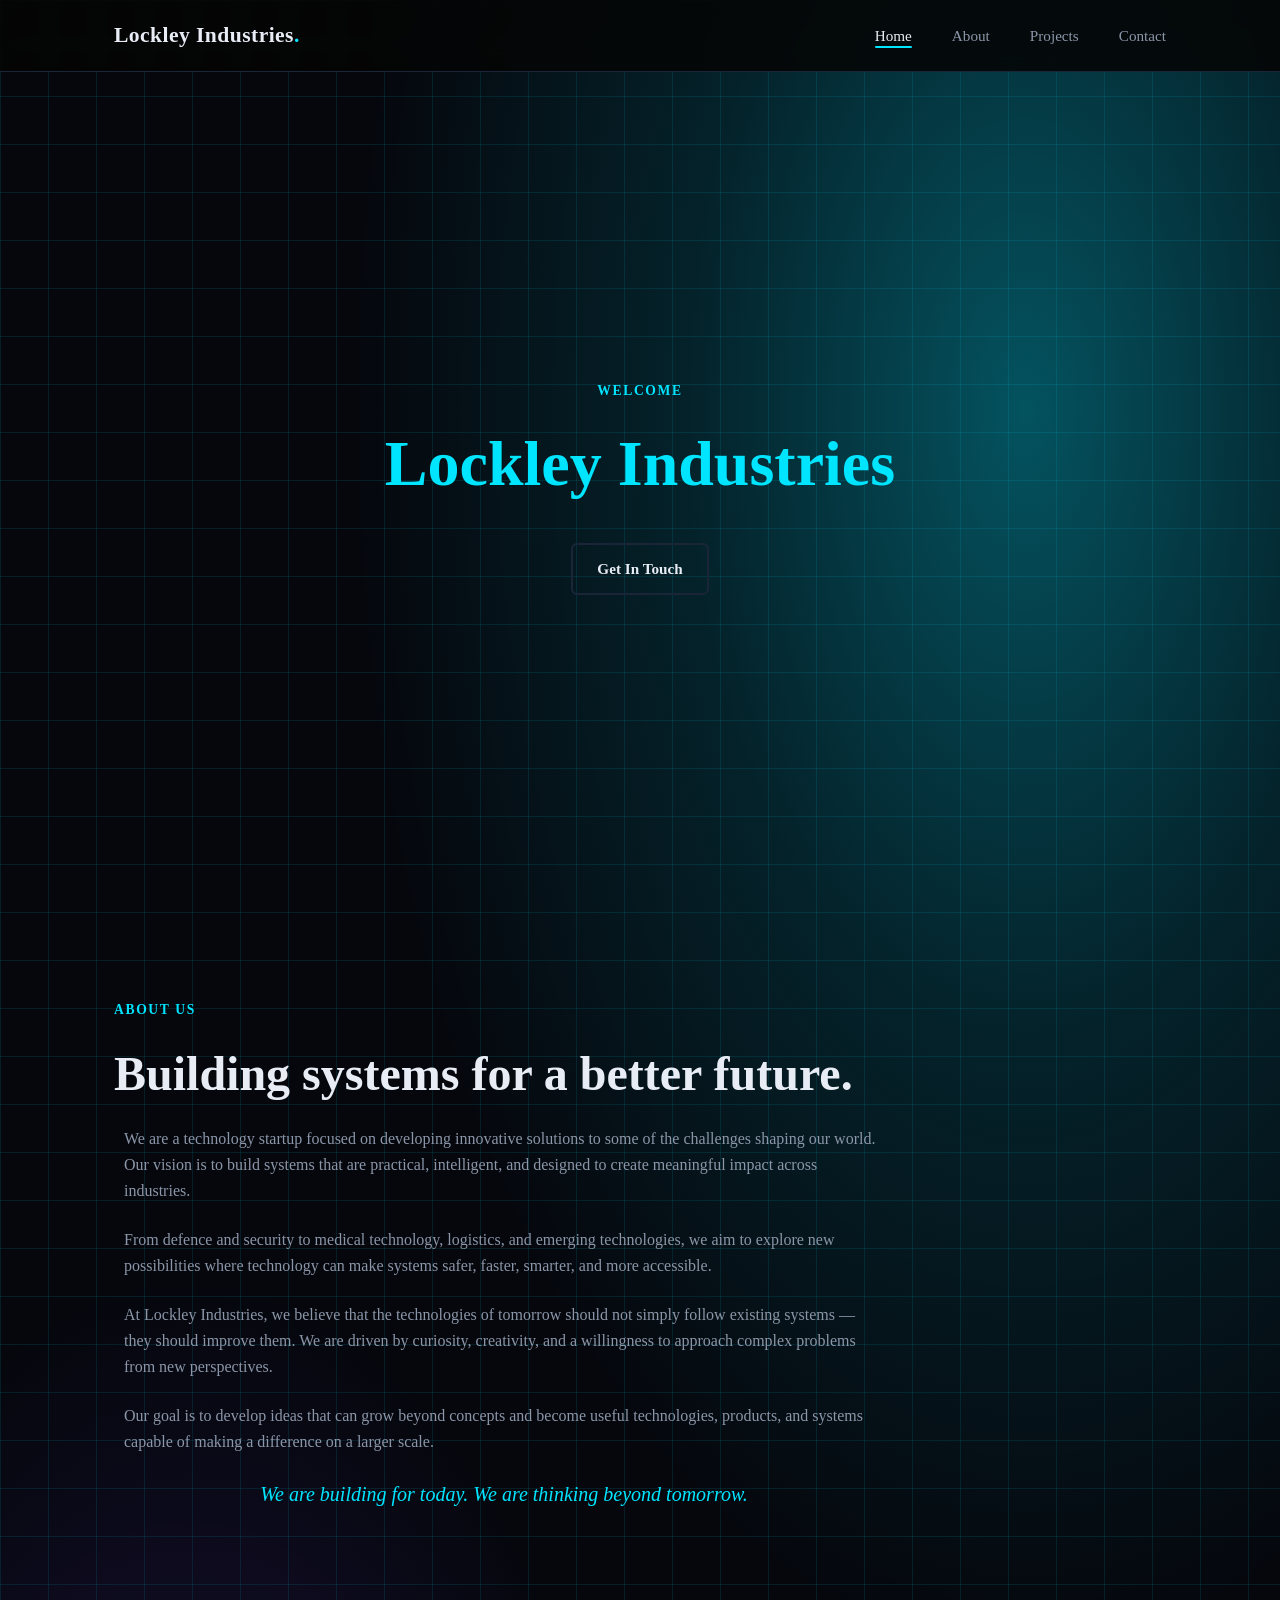
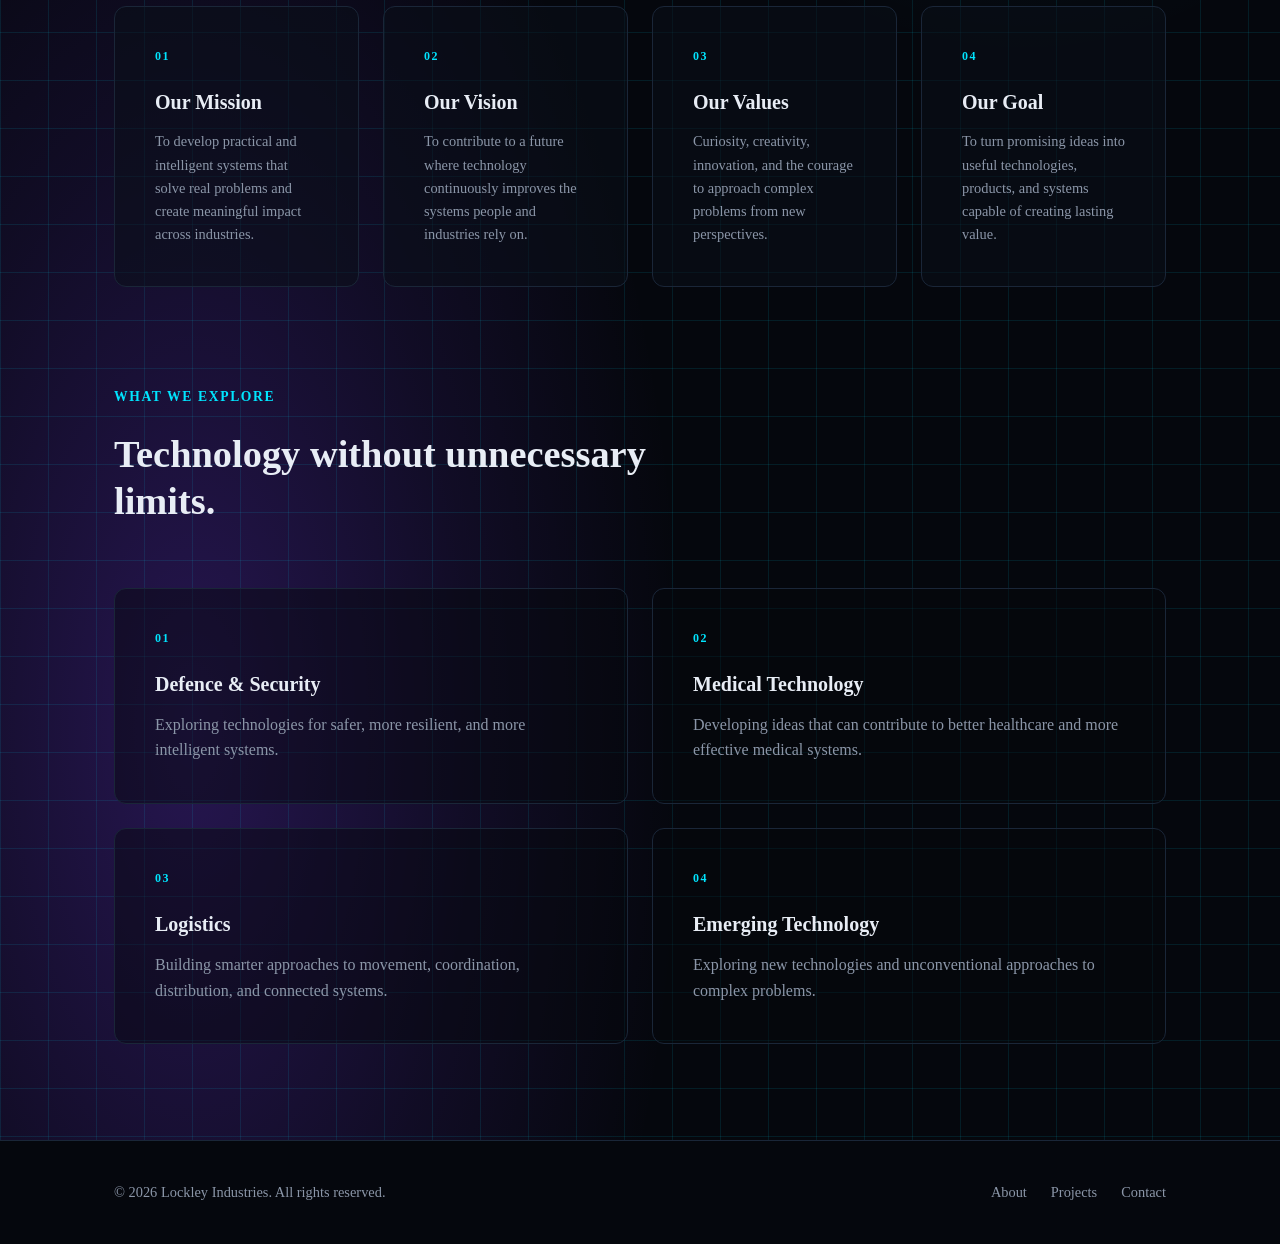
<file: index.html>
<!DOCTYPE html>
<html lang="en">
<head>
  <meta charset="UTF-8">
  <meta name="viewport" content="width=device-width, initial-scale=1.0">
  <meta name="description" content="Lockley Industries — Portfolio showcasing creative work and professional services.">
  <title>Lockley Industries | Portfolio</title>
  <link rel="preconnect" href="https://fonts.googleapis.com">
<link rel="preconnect" href="https://fonts.gstatic.com" crossorigin>
<link href="https://fonts.googleapis.com/css2?family=Inter:wght@400;500;600;700&family=Space+Grotesk:wght@400;500;600;700&display=swap" rel="stylesheet">
  <link rel="stylesheet" href="css/styles.css">
  <link href="https://api.fontshare.com/v2/css?f[]=aktura@400&f[]=britney@300&f[]=britney@400&display=swap" rel="stylesheet">
</head>
<body>
  <header class="site-header">
    <div class="container">
      <a href="index.html" class="logo">Lockley Industries<span>.</span></a>
      <button class="nav-toggle" aria-label="Toggle navigation" aria-expanded="false">
        <span></span>
        <span></span>
        <span></span>
      </button>
      <nav>
        <ul class="nav-list">
          <li><a href="index.html" class="active">Home</a></li>
          <li><a href="about.html">About</a></li>
          <li><a href="projects.html">Projects</a></li>
          <li><a href="contact.html">Contact</a></li>
        </ul>
      </nav>
    </div>
  </header>

  <main>
    <div class="home-atmosphere">
    <section class="hero">
      <div class="container">
        <div class="hero-content">
          <span class="hero-label">Welcome</span>
          <h1><span class="text-accent">Lockley Industries</span></h1>
          <p></p>
          <div class="hero-actions">

            <a href="contact.html" class="btn btn-outline">Get In Touch</a>
          </div>
        </div>
      </div>
    </section>

    <section class="section about-home">
      <div class="container">
    
        <div class="section-header">
          <span class="hero-label">About Us</span>
          <h2>Building systems for a better future.</h2>
    
          <p>
            We are a technology startup focused on developing innovative solutions
            to some of the challenges shaping our world. Our vision is to build
            systems that are practical, intelligent, and designed to create
            meaningful impact across industries.
          </p>
    
          <p>
            From defence and security to medical technology, logistics, and
            emerging technologies, we aim to explore new possibilities where
            technology can make systems safer, faster, smarter, and more
            accessible.
          </p>
    
          <p>
            At Lockley Industries, we believe that the technologies of tomorrow
            should not simply follow existing systems — they should improve them.
            We are driven by curiosity, creativity, and a willingness to approach
            complex problems from new perspectives.
          </p>
    
          <p>
            Our goal is to develop ideas that can grow beyond concepts and become
            useful technologies, products, and systems capable of making a
            difference on a larger scale.
          </p>
    
          <p class="about-quote">
            We are building for today. We are thinking beyond tomorrow.
          </p>
        </div>
    
        <div class="about-pillars">
    
          <div class="about-pillar">
            <span class="pillar-number">01</span>
            <h3>Our Mission</h3>
            <p>
              To develop practical and intelligent systems that solve real
              problems and create meaningful impact across industries.
            </p>
          </div>
    
          <div class="about-pillar">
            <span class="pillar-number">02</span>
            <h3>Our Vision</h3>
            <p>
              To contribute to a future where technology continuously improves
              the systems people and industries rely on.
            </p>
          </div>
    
          <div class="about-pillar">
            <span class="pillar-number">03</span>
            <h3>Our Values</h3>
            <p>
              Curiosity, creativity, innovation, and the courage to approach
              complex problems from new perspectives.
            </p>
          </div>
    
          <div class="about-pillar">
            <span class="pillar-number">04</span>
            <h3>Our Goal</h3>
            <p>
              To turn promising ideas into useful technologies, products, and
              systems capable of creating lasting value.
            </p>
          </div>
    
        </div>
    
        <div class="about-focus">
          <div class="about-focus-heading">
            <span class="hero-label">What We Explore</span>
            <h2>Technology without unnecessary limits.</h2>
          </div>
    
          <div class="focus-grid">
    
            <div class="focus-card">
              <span class="focus-number">01</span>
              <h3>Defence &amp; Security</h3>
              <p>
                Exploring technologies for safer, more resilient, and more
                intelligent systems.
              </p>
            </div>
    
            <div class="focus-card">
              <span class="focus-number">02</span>
              <h3>Medical Technology</h3>
              <p>
                Developing ideas that can contribute to better healthcare and
                more effective medical systems.
              </p>
            </div>
    
            <div class="focus-card">
              <span class="focus-number">03</span>
              <h3>Logistics</h3>
              <p>
                Building smarter approaches to movement, coordination,
                distribution, and connected systems.
              </p>
            </div>
    
            <div class="focus-card">
              <span class="focus-number">04</span>
              <h3>Emerging Technology</h3>
              <p>
                Exploring new technologies and unconventional approaches to
                complex problems.
              </p>
            </div>
    
          </div>
        </div>
    
      </div>
    </section>
    </div>
  </main>

  <footer class="site-footer">
    <div class="container">
      <p>&copy; 2026 Lockley Industries. All rights reserved.</p>
      <div class="footer-links">
        <a href="about.html">About</a>
        <a href="projects.html">Projects</a>
        <a href="contact.html">Contact</a>
      </div>
    </div>
  </footer>

  <script src="js/main.js"></script>
</body>
</html>
</file>
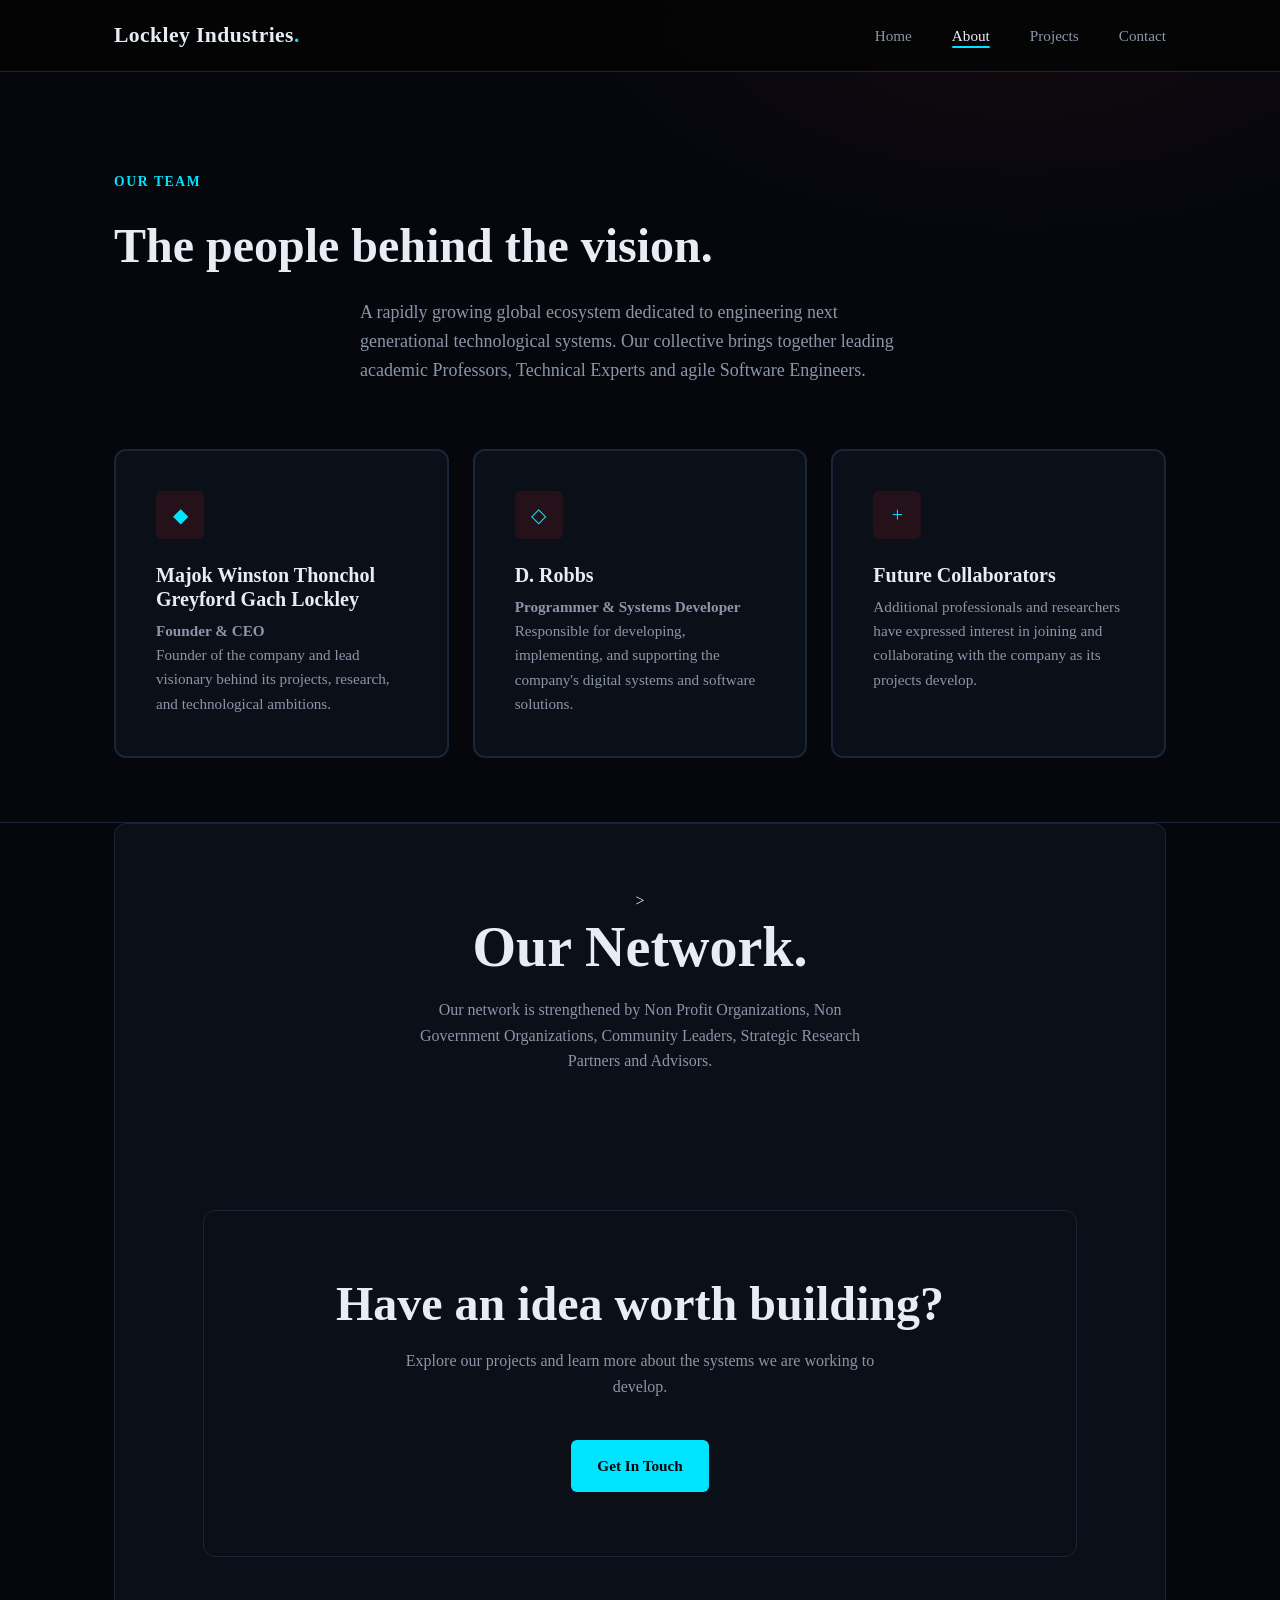
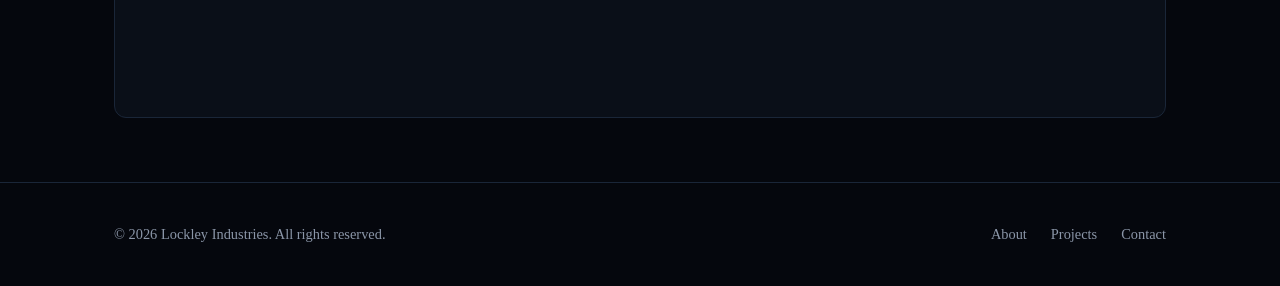
<file: about.html>
<!DOCTYPE html>
<html lang="en">
<head>
  <meta charset="UTF-8">
  <meta name="viewport" content="width=device-width, initial-scale=1.0">
  <meta name="description" content="Learn more about Majok — background, skills, and approach to creative work.">
  <title>About | Lockley Industries</title>
  <link rel="preconnect" href="https://fonts.googleapis.com">
<link rel="preconnect" href="https://fonts.gstatic.com" crossorigin>
<link href="https://fonts.googleapis.com/css2?family=Inter:wght@400;500;600;700&family=Space+Grotesk:wght@400;500;600;700&display=swap" rel="stylesheet">
  <link rel="stylesheet" href="css/styles.css">
</head>
<body>
  <header class="site-header">
    <div class="container">
      <a href="index.html" class="logo">Lockley Industries<span>.</span></a>
      <button class="nav-toggle" aria-label="Toggle navigation" aria-expanded="false">
        <span></span>
        <span></span>
        <span></span>
      </button>
      <nav>
        <ul class="nav-list">
          <li><a href="index.html">Home</a></li>
          <li><a href="about.html" class="active">About</a></li>
          <li><a href="projects.html">Projects</a></li>
          <li><a href="contact.html">Contact</a></li>
        </ul>
      </nav>
    </div>
  </header>

  <main>
    <section class="page-hero">
          <div class="container">
        <div class="section-header">
          <span class="hero-label">Our Team</span>
          <h2>The people behind the vision.</h2>
          <p>
            A rapidly growing global ecosystem dedicated to engineering next generational technological systems. 
            Our collective brings together leading academic Professors, Technical Experts and agile Software Engineers.
          </p>
        </div>
  

        <div class="card-grid">
  
          <article class="card">
            <div class="card-icon">◆</div>
            <h3>Majok Winston Thonchol Greyford Gach Lockley</h3>
            <p>
              <strong>Founder & CEO</strong>
            </p>
            <p>
              Founder of the company and lead visionary behind its projects,
              research, and technological ambitions.
            </p>
          </article>
  
          <article class="card">
            <div class="card-icon">◇</div>
            <h3>D. Robbs</h3>
            <p>
              <strong>Programmer & Systems Developer</strong>
            </p>
            <p>
              Responsible for developing, implementing, and supporting the company's
              digital systems and software solutions.
            </p>
          </article>
  
          <article class="card">
            <div class="card-icon">+</div>
            <h3>Future Collaborators</h3>
            <p>
              Additional professionals and researchers have expressed interest
              in joining and collaborating with the company as its projects
              develop.
            </p>
          </article>
  
        </div>
      </div>
    </section>
  
    <section class="section-header ">
      <div class = "container">
        <div class="cta-section">>
        <h1> Our Network. </h1>
        <p>
          Our network is strengthened by Non Profit Organizations, Non Government Organizations, Community Leaders, Strategic Research Partners and Advisors. 
        </p>

    <section class="section">
      <div class="container">
        <div class="cta-section">
          <h2>Have an idea worth building?</h2>
          <p>
            Explore our projects and learn more about the systems we are working
            to develop.
          </p>
          <a href="contact.html" class="btn btn-primary">Get In Touch</a>
        </div>
      </div>
    </section>
  </main>

  <footer class="site-footer">
    <div class="container">
      <p>&copy; 2026 Lockley Industries. All rights reserved.</p>
      <div class="footer-links">
        <a href="about.html">About</a>
        <a href="projects.html">Projects</a>
        <a href="contact.html">Contact</a>
      </div>
    </div>
  </footer>

  <script src="js/main.js"></script>
</body>
</html>
</file>
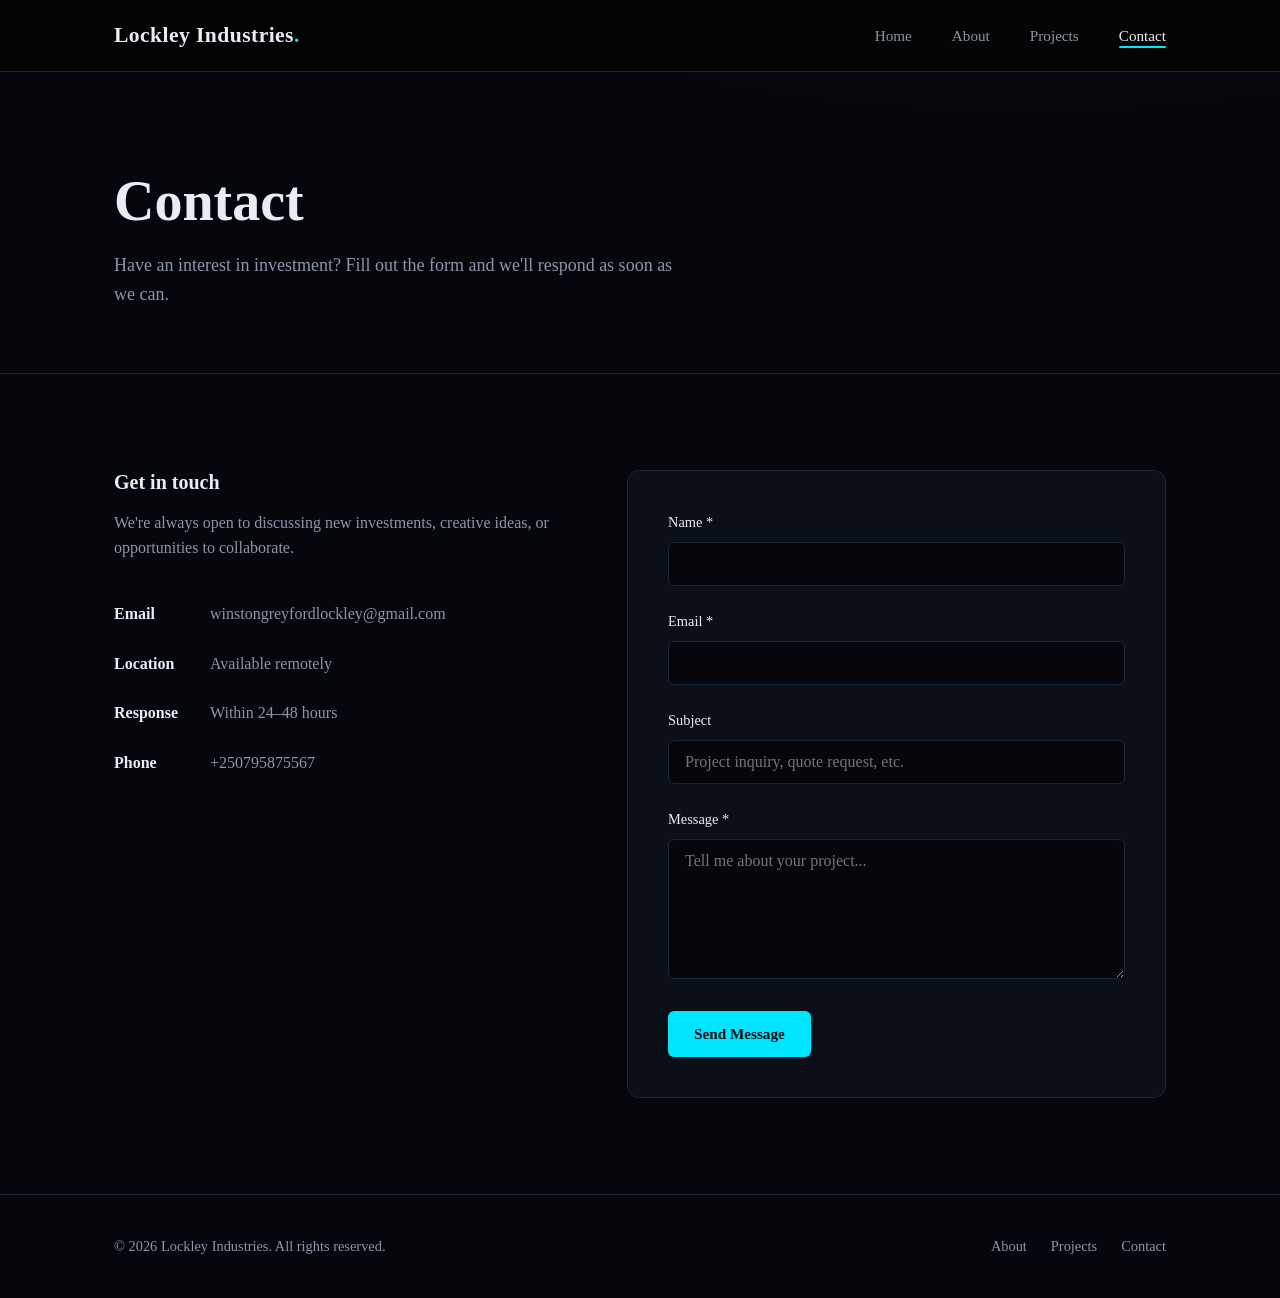
<file: contact.html>
<!DOCTYPE html>
<html lang="en">
<head>
  <meta charset="UTF-8">
  <meta name="viewport" content="width=device-width, initial-scale=1.0">
  <meta name="description" content="Get in touch with Majok — send a message or request a project quote.">
  <title>Contact | Lockley Industries</title>
  <link rel="preconnect" href="https://fonts.googleapis.com">
<link rel="preconnect" href="https://fonts.gstatic.com" crossorigin>
<link href="https://fonts.googleapis.com/css2?family=Inter:wght@400;500;600;700&family=Space+Grotesk:wght@400;500;600;700&display=swap" rel="stylesheet">
  <link rel="stylesheet" href="css/styles.css">
</head>
<body>
  <header class="site-header">
    <div class="container">
      <a href="index.html" class="logo">Lockley Industries<span>.</span></a>
      <button class="nav-toggle" aria-label="Toggle navigation" aria-expanded="false">
        <span></span>
        <span></span>
        <span></span>
      </button>
      <nav>
        <ul class="nav-list">
          <li><a href="index.html">Home</a></li>
          <li><a href="about.html">About</a></li>
          <li><a href="projects.html">Projects</a></li>
          <li><a href="contact.html" class="active">Contact</a></li>
        </ul>
      </nav>
    </div>
  </header>

  <main>
    <section class="page-hero">
      <div class="container">
        <h1>Contact</h1>
        <p>Have an interest in investment? Fill out the form and we'll respond as soon as we can.</p>
      </div>
    </section>

    <section class="section">
      <div class="container">
        <div class="contact-grid">
          <div class="contact-info">
            <h3>Get in touch</h3>
            <p>We're always open to discussing new investments, creative ideas, or opportunities to collaborate.</p>
            <div class="contact-detail">
              <strong>Email</strong>
              <span>winstongreyfordlockley@gmail.com</span>
            </div>
            <div class="contact-detail">
              <strong>Location</strong>
              <span>Available remotely</span>
            </div>
            <div class="contact-detail">
              <strong>Response</strong>
              <span>Within 24–48 hours</span>
            </div>
            <div class="contact-detail">
              <strong>Phone</strong>
              <span>+250795875567</span>
            </div>
          </div>

          <form class="contact-form" id="contact-form" novalidate>
            <div class="form-group">
              <label for="name">Name *</label>
              <input type="text" id="name" name="name" required autocomplete="name">
            </div>
            <div class="form-group">
              <label for="email">Email *</label>
              <input type="email" id="email" name="email" required autocomplete="email">
            </div>
            <div class="form-group">
              <label for="subject">Subject</label>
              <input type="text" id="subject" name="subject" placeholder="Project inquiry, quote request, etc.">
            </div>
            <div class="form-group">
              <label for="message">Message *</label>
              <textarea id="message" name="message" required placeholder="Tell me about your project..."></textarea>
            </div>
            <button type="submit" class="btn btn-primary">Send Message</button>
            <p class="form-message" id="form-message" role="status"></p>
          </form>
        </div>
      </div>
    </section>
  </main>

  <footer class="site-footer">
    <div class="container">
      <p>&copy; 2026 Lockley Industries. All rights reserved.</p>
      <div class="footer-links">
        <a href="about.html">About</a>
        <a href="projects.html">Projects</a>
        <a href="contact.html">Contact</a>
      </div>
    </div>
  </footer>

  <script src="js/main.js"></script>
</body>
</html>
</file>
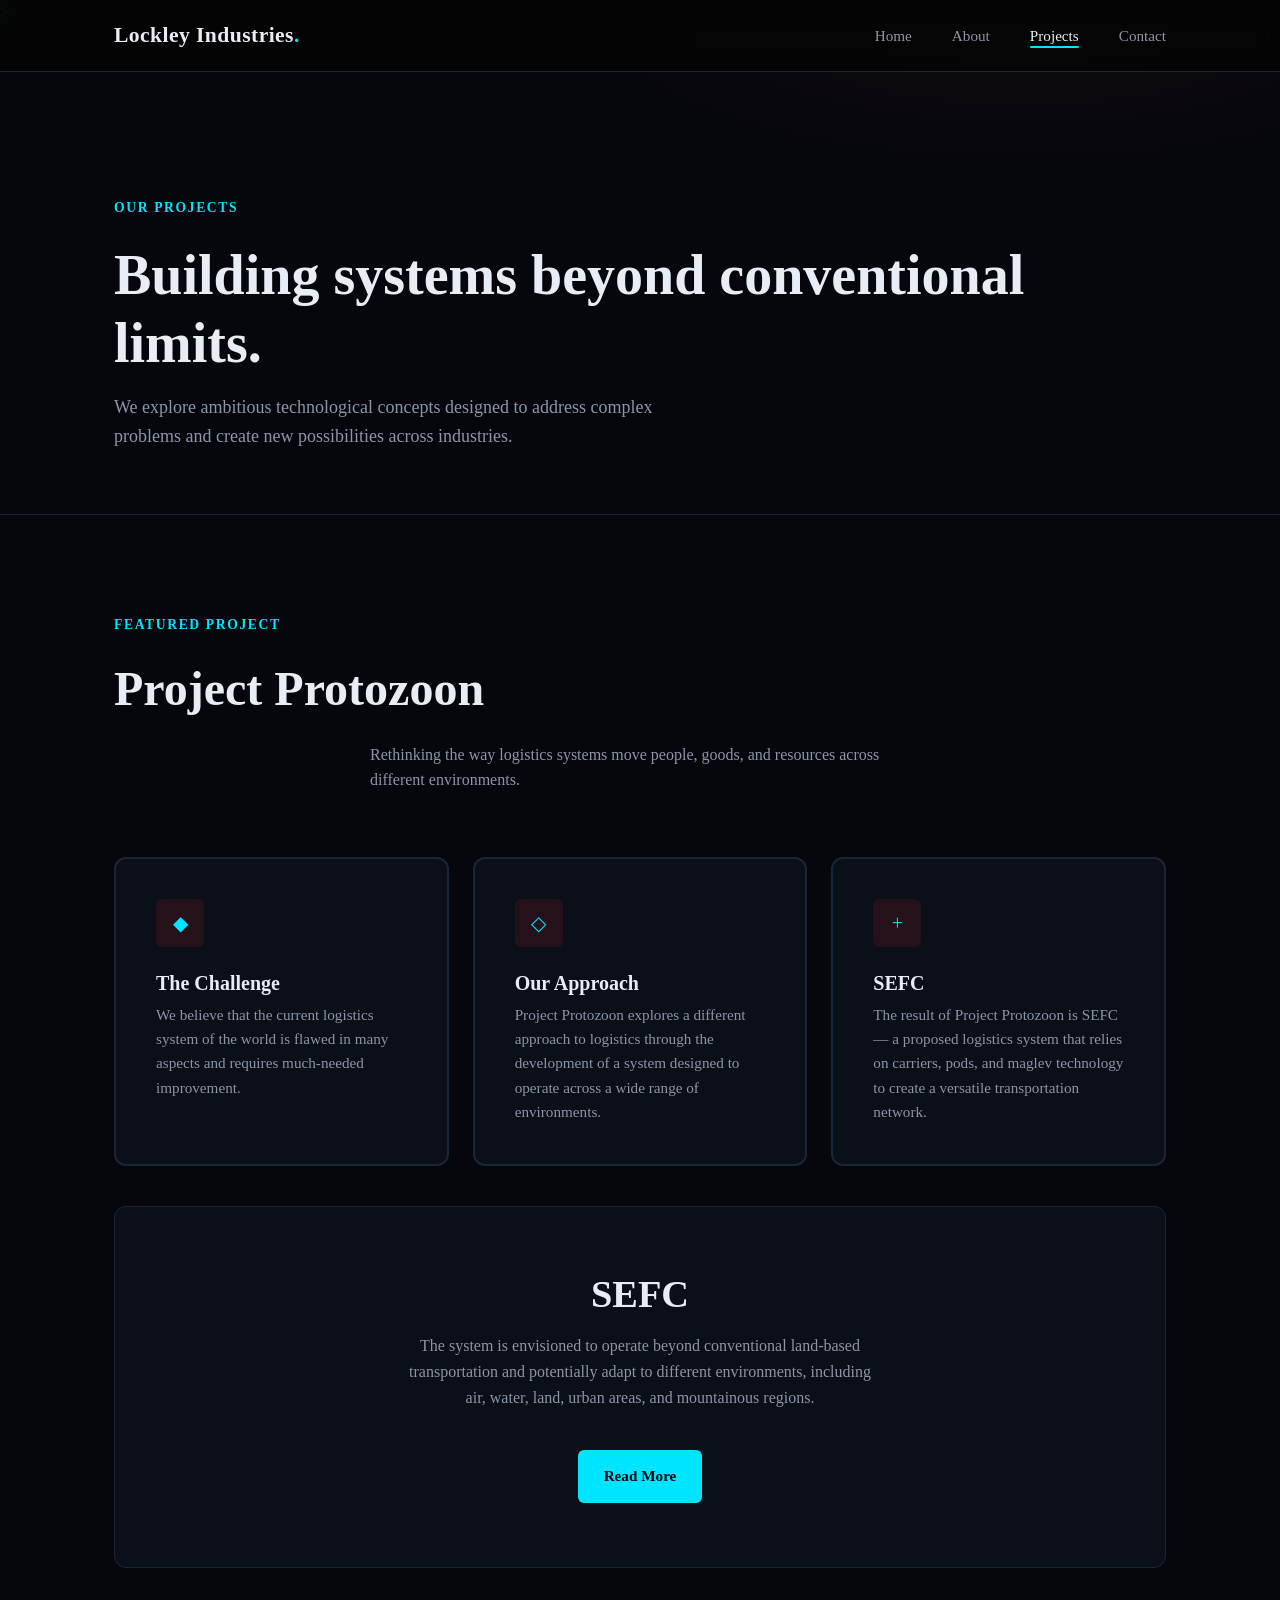
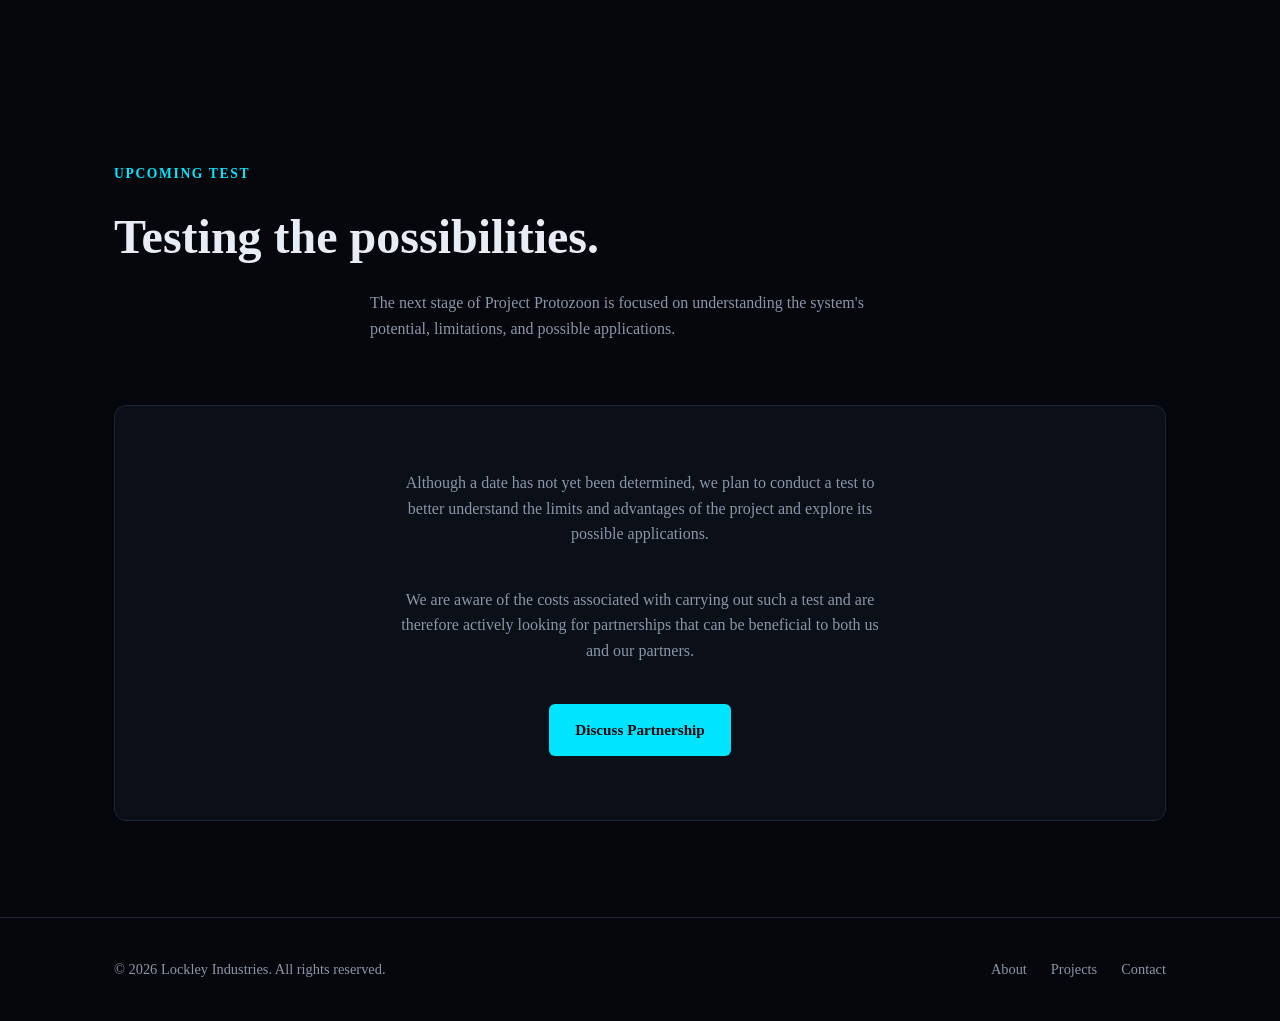
<file: projects.html>
<!DOCTYPE html>
<html lang="en">
<head>
  <meta charset="UTF-8">
  <meta name="viewport" content="width=device-width, initial-scale=1.0">

  <meta
    name="description"
    content="Explore the projects and technological systems being developed by Lockley Industries."
  >

  <title>Projects | Lockley Industries</title>

  <link rel="preconnect" href="https://fonts.googleapis.com">
  <link rel="preconnect" href="https://fonts.gstatic.com" crossorigin>

  <link href="https://fonts.googleapis.com/css2?family=Inter:wght@400;500;600;700&family=Space+Grotesk:wght@400;500;600;700&display=swap" rel="stylesheet">
  >

  <link rel="stylesheet" href="css/styles.css">
</head>

<body>

  <header class="site-header">
    <div class="container">

      <a href="index.html" class="logo">
        Lockley Industries<span>.</span>
      </a>

      <button
        class="nav-toggle"
        aria-label="Toggle navigation"
        aria-expanded="false"
      >
        <span></span>
        <span></span>
        <span></span>
      </button>

      <nav>
        <ul class="nav-list">
          <li><a href="index.html">Home</a></li>
          <li><a href="about.html">About</a></li>
          <li><a href="projects.html" class="active">Projects</a></li>
          <li><a href="contact.html">Contact</a></li>
        </ul>
      </nav>

    </div>
  </header>


  <main>

    <!-- Projects Introduction -->
    <section class="page-hero">
      <div class="container">

        <span class="hero-label">Our Projects</span>

        <h1>Building systems beyond conventional limits.</h1>

        <p>
          We explore ambitious technological concepts designed to address
          complex problems and create new possibilities across industries.
        </p>

      </div>
    </section>


    <!-- Project Protozoon -->
    <section class="section">
      <div class="container">

        <div class="section-header">
          <span class="hero-label">Featured Project</span>

          <h2>Project Protozoon</h2>

          <p>
            Rethinking the way logistics systems move people, goods, and
            resources across different environments.
          </p>
        </div>


        <div class="card-grid">

          <article class="card">

            <div class="card-icon">◆</div>

            <h3>The Challenge</h3>

            <p>
              We believe that the current logistics system of the world is
              flawed in many aspects and requires much-needed improvement.
            </p>

          </article>


          <article class="card">

            <div class="card-icon">◇</div>

            <h3>Our Approach</h3>

            <p>
              Project Protozoon explores a different approach to logistics
              through the development of a system designed to operate across
              a wide range of environments.
            </p>

          </article>


          <article class="card">

            <div class="card-icon">+</div>

            <h3>SEFC</h3>

            <p>
              The result of Project Protozoon is SEFC — a proposed logistics
              system that relies on carriers, pods, and maglev technology to
              create a versatile transportation network.
            </p>

          </article>

        </div>


        <div class="cta-section" style="margin-top: 2.5rem;">

          <h2>SEFC</h2>

          <p>
            The system is envisioned to operate beyond conventional
            land-based transportation and potentially adapt to different
            environments, including air, water, land, urban areas, and
            mountainous regions.
          </p>

          <a href="#upcoming-test" class="btn btn-primary">
            Read More
          </a>

        </div>

      </div>
    </section>


    <!-- Upcoming Test -->
    <section class="section" id="upcoming-test">
      <div class="container">

        <div class="section-header">

          <span class="hero-label">Upcoming Test</span>

          <h2>Testing the possibilities.</h2>

          <p>
            The next stage of Project Protozoon is focused on understanding
            the system's potential, limitations, and possible applications.
          </p>

        </div>


        <div class="cta-section">

          <p>
            Although a date has not yet been determined, we plan to conduct
            a test to better understand the limits and advantages of the
            project and explore its possible applications.
          </p>

          <p style="margin-top: 1rem;">
            We are aware of the costs associated with carrying out such a
            test and are therefore actively looking for partnerships that
            can be beneficial to both us and our partners.
          </p>

          <a href="contact.html" class="btn btn-primary">
            Discuss Partnership
          </a>

        </div>

      </div>
    </section>

  </main>


  <footer class="site-footer">
    <div class="container">

      <p>&copy; 2026 Lockley Industries. All rights reserved.</p>

      <div class="footer-links">
        <a href="about.html">About</a>
        <a href="projects.html">Projects</a>
        <a href="contact.html">Contact</a>
      </div>

    </div>
  </footer>


  <script src="js/main.js"></script>

</body>
</html>
</file>
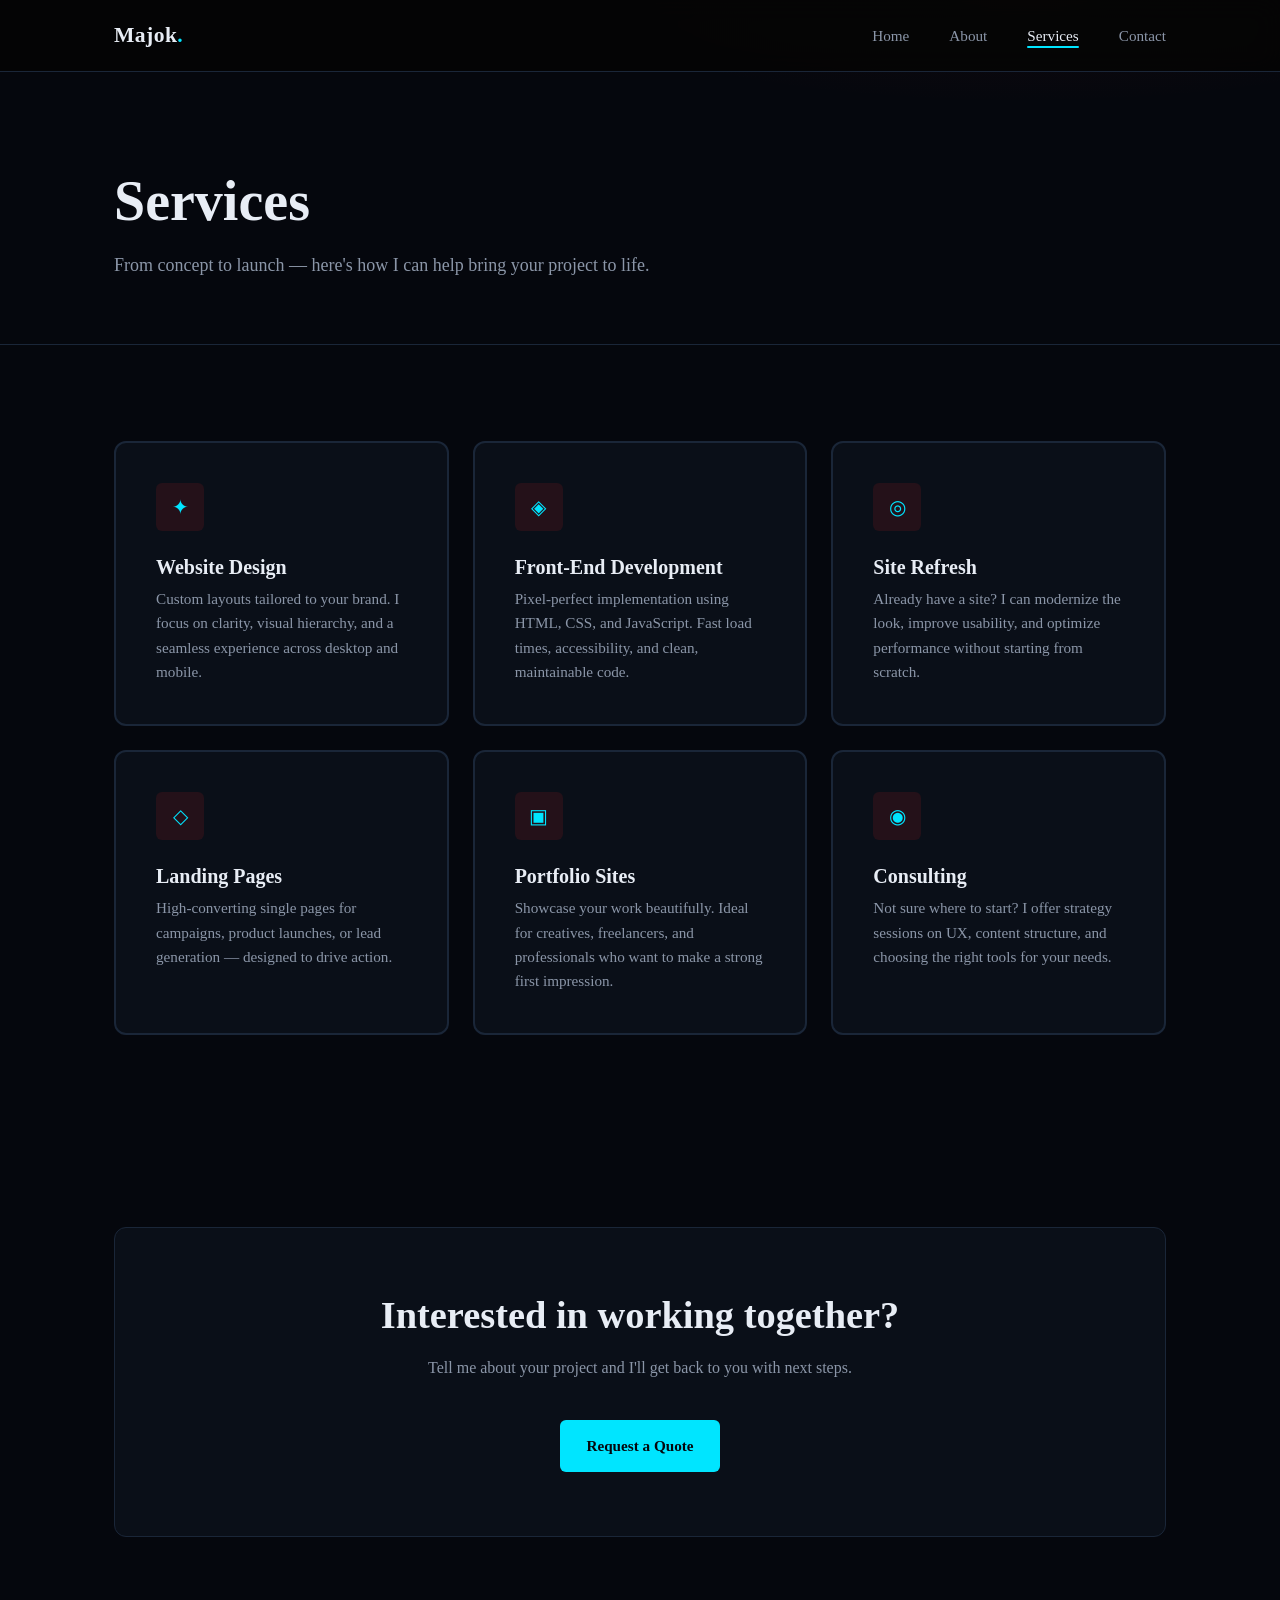
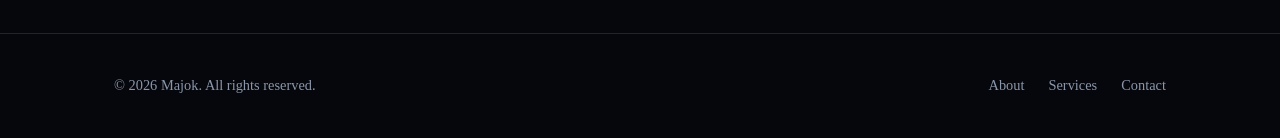
<file: services.html>
<!DOCTYPE html>
<html lang="en">
<head>
  <meta charset="UTF-8">
  <meta name="viewport" content="width=device-width, initial-scale=1.0">
  <meta name="description" content="Services offered by Majok — web design, development, and digital consulting.">
  <title>Services | Majok</title>
  <link rel="preconnect" href="https://fonts.googleapis.com">
  <link rel="preconnect" href="https://fonts.gstatic.com" crossorigin>
  <link href="https://fonts.googleapis.com/css2?family=DM+Sans:ital,opsz,wght@0,9..40,400;0,9..40,500;0,9..40,600;0,9..40,700;1,9..40,400&family=Playfair+Display:wght@600;700&display=swap" rel="stylesheet">
  <link rel="stylesheet" href="css/styles.css">
</head>
<body>
  <header class="site-header">
    <div class="container">
      <a href="index.html" class="logo">Majok<span>.</span></a>
      <button class="nav-toggle" aria-label="Toggle navigation" aria-expanded="false">
        <span></span>
        <span></span>
        <span></span>
      </button>
      <nav>
        <ul class="nav-list">
          <li><a href="index.html">Home</a></li>
          <li><a href="about.html">About</a></li>
          <li><a href="services.html" class="active">Services</a></li>
          <li><a href="contact.html">Contact</a></li>
        </ul>
      </nav>
    </div>
  </header>

  <main>
    <section class="page-hero">
      <div class="container">
        <h1>Services</h1>
        <p>From concept to launch — here's how I can help bring your project to life.</p>
      </div>
    </section>

    <section class="section">
      <div class="container">
        <div class="card-grid">
          <article class="card">
            <div class="card-icon">✦</div>
            <h3>Website Design</h3>
            <p>Custom layouts tailored to your brand. I focus on clarity, visual hierarchy, and a seamless experience across desktop and mobile.</p>
          </article>
          <article class="card">
            <div class="card-icon">◈</div>
            <h3>Front-End Development</h3>
            <p>Pixel-perfect implementation using HTML, CSS, and JavaScript. Fast load times, accessibility, and clean, maintainable code.</p>
          </article>
          <article class="card">
            <div class="card-icon">◎</div>
            <h3>Site Refresh</h3>
            <p>Already have a site? I can modernize the look, improve usability, and optimize performance without starting from scratch.</p>
          </article>
          <article class="card">
            <div class="card-icon">◇</div>
            <h3>Landing Pages</h3>
            <p>High-converting single pages for campaigns, product launches, or lead generation — designed to drive action.</p>
          </article>
          <article class="card">
            <div class="card-icon">▣</div>
            <h3>Portfolio Sites</h3>
            <p>Showcase your work beautifully. Ideal for creatives, freelancers, and professionals who want to make a strong first impression.</p>
          </article>
          <article class="card">
            <div class="card-icon">◉</div>
            <h3>Consulting</h3>
            <p>Not sure where to start? I offer strategy sessions on UX, content structure, and choosing the right tools for your needs.</p>
          </article>
        </div>
      </div>
    </section>

    <section class="section">
      <div class="container">
        <div class="cta-section">
          <h2>Interested in working together?</h2>
          <p>Tell me about your project and I'll get back to you with next steps.</p>
          <a href="contact.html" class="btn btn-primary">Request a Quote</a>
        </div>
      </div>
    </section>
  </main>

  <footer class="site-footer">
    <div class="container">
      <p>&copy; 2026 Majok. All rights reserved.</p>
      <div class="footer-links">
        <a href="about.html">About</a>
        <a href="services.html">Services</a>
        <a href="contact.html">Contact</a>
      </div>
    </div>
  </footer>

  <script src="js/main.js"></script>
</body>
</html>
</file>
<file: css/styles.css>
:root {
  --color-bg: #05070D;
  --color-surface: #0A0F18;
  --color-surface-hover: #101827;
  --color-text: #E8EDF5;
  --color-text-muted: #8B96A8;

  --color-accent: #00E5FF;
  --color-accent-hover: #67F3FF;
  --color-secondary: #7C3CFF;

  --color-border: #1A2638;
  --color-border-glow: rgba(0, 229, 255, 0.35);

  --font-sans: "Britney", Georgia, serif;
  --font-display: "Aktura", Georgia, serif;

  --space-xs: 0.5rem;
  --space-sm: 1rem;
  --space-md: 1.5rem;
  --space-lg: 2.5rem;
  --space-xl: 4rem;
  --space-2xl: 6rem;

  --radius: 6px;
  --radius-lg: 12px;

  --transition: 0.3s ease;

  --max-width: 1100px;
  --header-height: 72px;
}

*,
*::before,
*::after {
  box-sizing: border-box;
  margin: 0;
  padding: 0;
}

html {
  scroll-behavior: smooth;
}

body {
  font-family: var(--font-sans);
  font-size: 1rem;
  line-height: 1.6;
  color: var(--color-text);
  background-color: var(--color-bg);
  min-height: 100vh;
}

img {
  max-width: 100%;
  height: auto;
  display: block;
}

a {
  color: inherit;
  text-decoration: none;
}

ul {
  list-style: none;
}

/* Typography */

/* About Us styling */
.section-header {
  text-align: center;
}

.section-header h2 {
  font-size: clamp(2rem, 4vw, 3rem);
  margin-bottom: var(--space-md);
}

.section-header p {
  max-width: 760px;
  margin-left: auto;
  margin-right: auto;
}

/* Featured closing statement */
.section-header .about-quote {
  margin-top: var(--space-lg);
  font-family: var(--font-display);
  font-size: 1.25rem;
  font-style: italic;
  color: var(--color-accent);
  text-align: center;
}

h1, h2, h3, h4 {
  font-family: var(--font-display);
  font-weight: 600;
  line-height: 1.2;
}

h1 { font-size: clamp(2.25rem, 5vw, 3.5rem); }
h2 { font-size: clamp(1.75rem, 3vw, 2.5rem); }
h3 { font-size: 1.25rem; }

p {
  color: var(--color-text-muted);
}

.text-accent {
  color: var(--color-accent);
}

/* Layout */
.container {
  width: 100%;
  max-width: var(--max-width);
  margin: 0 auto;
  padding: 0 var(--space-md);
}

.section {
  padding: var(--space-2xl) 0;
}

.section-header {
  margin-bottom: var(--space-xl);
  text-align: left;
}

.section-header p {
  margin-top: var(--space-sm);
  max-width: 540px;
}

/* Header & Navigation */
.site-header {
  position: fixed;
  top: 0;
  left: 0;
  right: 0;
  z-index: 100;
  height: var(--header-height);
  background: rgba(5, 5, 5, 0.88);
  backdrop-filter: blur(12px);
  border-bottom: 1px solid var(--color-border);
}

.site-header .container {
  display: flex;
  align-items: center;
  justify-content: space-between;
  height: 100%;
}

/* =========================================
   HOME PAGE — ABOUT SECTION
   ========================================= */

   .about-home .section-header {
    max-width: 780px;
    margin-bottom: var(--space-xl);
  }
  
  .about-home .section-header p {
    max-width: 760px;
    margin-top: var(--space-md);
  }
  
  .about-closing {
    color: var(--color-accent);
    font-family: var(--font-display);
    font-weight: 600;
    font-size: 1.1rem;
    margin-top: var(--space-lg) !important;
  }
  
  /* Mission / Vision / Values / Goal */
  
  .about-pillars {
    display: grid;
    grid-template-columns: repeat(4, 1fr);
    gap: var(--space-md);
    margin-top: var(--space-2xl);
  }
  
  .about-pillar {
    position: relative;
    padding: var(--space-lg);
    background: rgba(10, 15, 24, 0.55);
    border: 1px solid var(--color-border);
    border-radius: var(--radius-lg);
    transition:
      border-color var(--transition),
      box-shadow var(--transition),
      transform var(--transition);
  }
  
  .about-pillar:hover {
    border-color: var(--color-accent);
    box-shadow:
      0 0 12px rgba(0, 229, 255, 0.18),
      0 0 30px rgba(124, 60, 255, 0.08);
    transform: translateY(-4px);
  }
  
  .pillar-number,
  .focus-number {
    display: block;
    color: var(--color-accent);
    font-family: var(--font-display);
    font-size: 0.75rem;
    font-weight: 700;
    letter-spacing: 0.12em;
    margin-bottom: var(--space-md);
  }
  
  .about-pillar h3 {
    margin-bottom: var(--space-sm);
  }
  
  .about-pillar p {
    font-size: 0.9rem;
  }
  
  /* Focus areas */
  
  .about-focus {
    margin-top: var(--space-2xl);
  }
  
  .about-focus-heading {
    margin-bottom: var(--space-xl);
  }
  
  .about-focus-heading h2 {
    max-width: 600px;
  }
  
  .focus-grid {
    display: grid;
    grid-template-columns: repeat(2, 1fr);
    gap: var(--space-md);
  }
  
  .focus-card {
    position: relative;
    padding: var(--space-lg);
    min-height: 190px;
  
    background: rgba(5, 7, 13, 0.45);
    border: 1px solid var(--color-border);
    border-radius: var(--radius-lg);
  
    transition:
      border-color var(--transition),
      box-shadow var(--transition),
      transform var(--transition);
  }
  
  .focus-card:hover {
    border-color: var(--color-accent);
    box-shadow:
      0 0 12px rgba(0, 229, 255, 0.16),
      0 0 35px rgba(124, 60, 255, 0.08);
    transform: translateY(-4px);
  }
  
  .focus-card h3 {
    font-family: var(--font-display);
    margin-bottom: var(--space-sm);
  }
  
  .focus-card p {
    max-width: 480px;
  }
  
  /* Responsive */
  
  @media (max-width: 900px) {
    .about-pillars {
      grid-template-columns: repeat(2, 1fr);
    }
  }
  
  @media (max-width: 600px) {
    .about-pillars,
    .focus-grid {
      grid-template-columns: 1fr;
    }
  }

.logo {
  font-family: var(--font-display);
  font-size: 1.35rem;
  font-weight: 700;
  letter-spacing: 0.02em;
}

.logo span {
  color: var(--color-accent);
}

.nav-list {
  display: flex;
  gap: var(--space-lg);
}

.nav-list a {
  font-size: 0.95rem;
  font-weight: 500;
  color: var(--color-text-muted);
  transition: color var(--transition);
  position: relative;
}

.nav-list a:hover,
.nav-list a.active {
  color: var(--color-text);
}

.nav-list a.active::after {
  content: "";
  position: absolute;
  bottom: -4px;
  left: 0;
  right: 0;
  height: 2px;
  background: var(--color-accent);
  border-radius: 1px;
}

.nav-toggle {
  display: none;
  flex-direction: column;
  gap: 5px;
  background: none;
  border: none;
  cursor: pointer;
  padding: var(--space-xs);
}

.nav-toggle span {
  display: block;
  width: 24px;
  height: 2px;
  background: var(--color-text);
  transition: transform var(--transition), opacity var(--transition);
}

.nav-toggle[aria-expanded="true"] span:nth-child(1) {
  transform: translateY(7px) rotate(45deg);
}

.nav-toggle[aria-expanded="true"] span:nth-child(2) {
  opacity: 0;
}

.nav-toggle[aria-expanded="true"] span:nth-child(3) {
  transform: translateY(-7px) rotate(-45deg);
}

/* Buttons */
.btn {
  display: inline-flex;
  align-items: center;
  justify-content: center;
  gap: var(--space-xs);
  padding: 0.75rem 1.5rem;
  font-family: var(--font-sans);
  font-size: 0.95rem;
  font-weight: 600;
  border-radius: var(--radius);
  border: 2px solid transparent;
  cursor: pointer;
  transition: background var(--transition), color var(--transition), border-color var(--transition), transform var(--transition);
}

.btn-primary {
  background: var(--color-accent);
  color: var(--color-bg);
}

.btn-primary:hover {
  background: var(--color-accent-hover);
  transform: translateY(-2px);
}

.btn-outline {
  background: transparent;
  color: var(--color-text);
  border-color: var(--color-border);
}

.btn-outline:hover {
  border-color: var(--color-accent);
  color: var(--color-accent);
}


.hero {
  min-height: 100vh;
  display: flex;
  align-items: center;
  padding-top: var(--header-height);
  position: relative;
  overflow: hidden;
  background: transparent;
}

.home-atmosphere {
  position: relative;
  min-height: 100vh;
  overflow: hidden;

  background-color: #05070D;

  background-image:
    linear-gradient(
      rgba(0, 229, 255, 0.10) 1px,
      transparent 1px
    ),
    linear-gradient(
      90deg,
      rgba(0, 229, 255, 0.10) 1px,
      transparent 1px
    ),
    radial-gradient(
      ellipse 75% 65% at 80% 15%,
      rgba(0, 229, 255, 0.34) 0%,
      rgba(0, 229, 255, 0.12) 35%,
      transparent 70%
    ),
    radial-gradient(
      ellipse 55% 55% at 15% 85%,
      rgba(124, 60, 255, 0.28) 0%,
      rgba(124, 60, 255, 0.10) 40%,
      transparent 70%
    );

  background-size:
    48px 48px,
    48px 48px,
    100% 100%,
    100% 100%;

  background-position:
    0 0,
    0 0,
    center,
    center;

  background-repeat:
    repeat,
    repeat,
    no-repeat,
    no-repeat;

  background-attachment: scroll;
}


.hero-content {
  position: relative;
  z-index: 1;
  max-width: 680px;
}

.hero-content {
  text-align: center;
  margin: 0 auto;
}

.hero-content h1 {
  font-size: clamp(2.75rem, 6vw, 4.5rem);
  margin-bottom: var(--space-md);
}

.hero-content p {
  margin-left: auto;
  margin-right: auto;
}

.hero-actions {
  justify-content: center;
}

.hero-label {
  display: inline-block;
  font-size: 0.85rem;
  font-weight: 600;
  text-transform: uppercase;
  letter-spacing: 0.12em;
  color: var(--color-accent);
  margin-bottom: var(--space-md);
}

.hero h1 {
  margin-bottom: var(--space-md);
  text-align: center;
  font-size: clamp(2.5rem, 6vw, 4rem);
}

.hero p {
  font-size: 1.125rem;
  margin-bottom: var(--space-lg);
  max-width: 520px;
}

.hero-actions {
  display: flex;
  flex-wrap: wrap;
  gap: var(--space-sm);
}

/* Page hero (inner pages) */
.page-hero {
  padding-top: calc(var(--header-height) + var(--space-2xl));
  padding-bottom: var(--space-xl);
  background:
    radial-gradient(ellipse 60% 50% at 80% 0%, rgba(220, 38, 38, 0.06) 0%, transparent 60%),
    var(--color-bg);
  border-bottom: 1px solid var(--color-border);
}

.page-hero h1 {
  margin-bottom: var(--space-sm);
}

.page-hero p {
  font-size: 1.125rem;
  max-width: 560px;
}

/* Cards */
.card-grid {
  display: grid;
  grid-template-columns: repeat(auto-fit, minmax(280px, 1fr));
  gap: var(--space-md);
}

.card {
  position: relative;
  background: var(--color-surface);
  border: 2px solid var(--color-border);
  border-radius: var(--radius-lg);
  padding: var(--space-lg);
  transition:
    border-color var(--transition),
    box-shadow var(--transition),
    transform var(--transition);
}

.card:hover {
  border-color: var(--color-accent);
  box-shadow:
    0 0 10px var(--color-border-glow),
    0 0 30px rgba(0, 229, 255, 0.12);
  transform: translateY(-4px);
}

.card-icon {
  width: 48px;
  height: 48px;
  display: flex;
  align-items: center;
  justify-content: center;
  background: rgba(220, 38, 38, 0.12);
  color: var(--color-accent);
  border-radius: var(--radius);
  font-size: 1.25rem;
  margin-bottom: var(--space-md);
}

.card h3 {
  margin-bottom: var(--space-xs);
  font-family: var(--font-sans);
  font-weight: 600;
}

.card p {
  font-size: 0.95rem;
}

/* About content */
.about-grid {
  display: grid;
  grid-template-columns: 1fr 1fr;
  gap: var(--space-xl);
  align-items: center;
}

.about-image {
  aspect-ratio: 4 / 5;
  background: var(--color-surface);
  border-radius: var(--radius-lg);
  border: 1px solid var(--color-border);
  display: flex;
  align-items: center;
  justify-content: center;
  color: var(--color-text-muted);
  font-size: 0.9rem;
}

.about-text h2 {
  margin-bottom: var(--space-md);
}

.about-text p + p {
  margin-top: var(--space-sm);
}

.skills-list {
  display: flex;
  flex-wrap: wrap;
  gap: var(--space-xs);
  margin-top: var(--space-md);
}

.skill-tag {
  padding: 0.35rem 0.85rem;
  background: var(--color-surface);
  border: 1px solid var(--color-border);
  border-radius: 999px;
  font-size: 0.85rem;
  color: var(--color-text-muted);
}

/* Contact form */
.contact-grid {
  display: grid;
  grid-template-columns: 1fr 1.2fr;
  gap: var(--space-xl);
}

.contact-info h3 {
  font-family: var(--font-sans);
  font-weight: 600;
  margin-bottom: var(--space-sm);
  color: var(--color-text);
}

.contact-info p {
  margin-bottom: var(--space-lg);
}

.contact-detail {
  display: flex;
  align-items: center;
  gap: var(--space-sm);
  margin-bottom: var(--space-md);
  color: var(--color-text-muted);
}

.contact-detail strong {
  color: var(--color-text);
  min-width: 80px;
}

.contact-form {
  background: var(--color-surface);
  border: 1px solid var(--color-border);
  border-radius: var(--radius-lg);
  padding: var(--space-lg);
}

.form-group {
  margin-bottom: var(--space-md);
}

.form-group label {
  display: block;
  font-size: 0.9rem;
  font-weight: 500;
  margin-bottom: var(--space-xs);
  color: var(--color-text);
}

.form-group input,
.form-group textarea,
.form-group select {
  width: 100%;
  padding: 0.75rem 1rem;
  font-family: var(--font-sans);
  font-size: 1rem;
  color: var(--color-text);
  background: var(--color-bg);
  border: 1px solid var(--color-border);
  border-radius: var(--radius);
  transition: border-color var(--transition);
}

.form-group input:focus,
.form-group textarea:focus,
.form-group select:focus {
  outline: none;
  border-color: var(--color-accent);
}

.form-group textarea {
  min-height: 140px;
  resize: vertical;
}

.form-message {
  margin-top: var(--space-sm);
  font-size: 0.9rem;
  display: none;
}

.form-message.success {
  display: block;
  color: #6ee7a0;
}

.form-message.error {
  display: block;
  color: #f87171;
}

/* Footer */
.site-footer {
  border-top: 1px solid var(--color-border);
  padding: var(--space-lg) 0;
  margin-top: auto;
}

.site-footer .container {
  display: flex;
  flex-wrap: wrap;
  align-items: center;
  justify-content: space-between;
  gap: var(--space-sm);
}

.site-footer p {
  font-size: 0.9rem;
}

.footer-links {
  display: flex;
  gap: var(--space-md);
}

.footer-links a {
  font-size: 0.9rem;
  color: var(--color-text-muted);
  transition: color var(--transition);
}

.footer-links a:hover {
  color: var(--color-accent);
}

/* Utility */
main {
  flex: 1;
}

body {
  display: flex;
  flex-direction: column;
}

.cta-section {
  text-align: center;
  background: var(--color-surface);
  border: 1px solid var(--color-border);
  border-radius: var(--radius-lg);
  padding: var(--space-xl);
}

.cta-section h2 {
  margin-bottom: var(--space-sm);
}

.cta-section p {
  margin-bottom: var(--space-lg);
  max-width: 480px;
  margin-left: auto;
  margin-right: auto;
}

/* Responsive */
@media (max-width: 768px) {
  .nav-toggle {
    display: flex;
  }

  .nav-list {
    position: fixed;
    top: var(--header-height);
    left: 0;
    right: 0;
    flex-direction: column;
    gap: 0;
    background: var(--color-bg);
    border-bottom: 1px solid var(--color-border);
    padding: var(--space-sm) 0;
    transform: translateY(-100%);
    opacity: 0;
    visibility: hidden;
    transition: transform var(--transition), opacity var(--transition), visibility var(--transition);
  }

  .nav-list.open {
    transform: translateY(0);
    opacity: 1;
    visibility: visible;
  }

  .nav-list li {
    border-bottom: 1px solid var(--color-border);
  }

  .nav-list a {
    display: block;
    padding: var(--space-sm) var(--space-md);
  }

  .about-grid,
  .contact-grid {
    grid-template-columns: 1fr;
  }

  .about-image {
    max-height: 320px;
    aspect-ratio: 16 / 9;
  }
}

.about-quote {
  text-align: center;
  font-style: italic;
  font-family: var(--font-display);
  font-size: 1.1rem;
  color: var(--color-accent);
  margin-top: var(--space-lg);
}

.about-quote {
  margin-top: var(--space-lg);
  text-align: center;
  font-family: var(--font-display);
  font-style: italic;
  font-size: 1.15rem;
  color: var(--color-accent);
}
</file>
